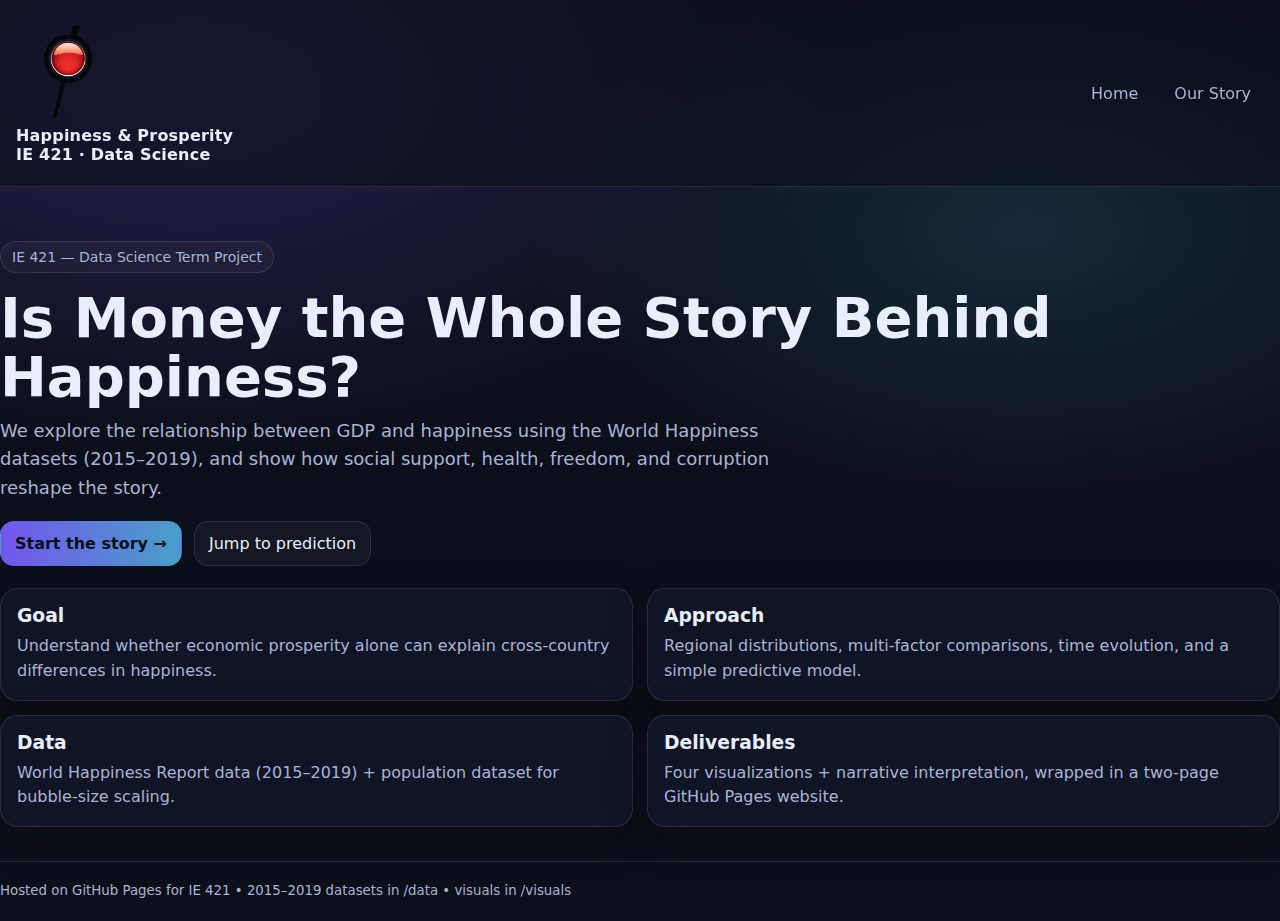
<file: index.html>
<!doctype html>
<html lang="en">
<head>
  <meta charset="utf-8"/>
  <meta name="viewport" content="width=device-width, initial-scale=1"/>
  <title>GDP × Happiness — IE 421</title>
  <link rel="stylesheet" href="./css/style.css"/>
</head>
<body>
  <div class="nav">
    <div class="container nav-inner">
      <div class="brand brand-wrap">
  <img src="./visuals/logo.png" alt="School logo" class="brand-logo">
  <div class="brand-text">
    Happiness & Prosperity
    <div class="brand-sub">IE 421 · Data Science</div>
  </div>
</div>

      <div class="links">
        <a class="link" href="./index.html">Home</a>
        <a class="link" href="./story.html">Our Story</a>
      </div>
    </div>
  </div>

  <div class="container hero">
    <div class="kicker">IE 421 — Data Science Term Project</div>

    <!-- Başlığı sonra değiştirirsin -->
    <h1>Is Money the Whole Story Behind Happiness?</h1>

    <div class="sub">
      We explore the relationship between GDP and happiness using the World Happiness datasets (2015–2019),
      and show how social support, health, freedom, and corruption reshape the story.
    </div>

    <div class="btn-row">
      <a class="btn primary" href="./story.html">Start the story →</a>
      <a class="btn" href="./story.html#chapter-4">Jump to prediction</a>
    </div>

    <div class="grid">
      <div class="card">
        <h3>Goal</h3>
        <p>Understand whether economic prosperity alone can explain cross-country differences in happiness.</p>
      </div>
      <div class="card">
        <h3>Approach</h3>
        <p>Regional distributions, multi-factor comparisons, time evolution, and a simple predictive model.</p>
      </div>
      <div class="card">
        <h3>Data</h3>
        <p>World Happiness Report data (2015–2019) + population dataset for bubble-size scaling.</p>
      </div>
      <div class="card">
        <h3>Deliverables</h3>
        <p>Four visualizations + narrative interpretation, wrapped in a two-page GitHub Pages website.</p>
      </div>
    </div>

    <div class="footer">
      <small>Hosted on GitHub Pages for IE 421 • 2015–2019 datasets in /data • visuals in /visuals</small>
    </div>
  </div>
</body>
</html>
</file>
<file: css/style.css>
:root{
  --bg:#0b0f19;
  --panel:#12182a;
  --text:#e9eefc;
  --muted:#aab4d6;
  --line:rgba(255,255,255,.10);
  --accent:#7c5cff;
}

*{box-sizing:border-box}
body{
  margin:0;
  font-family: ui-sans-serif, system-ui, -apple-system, Segoe UI, Roboto, Arial;
  background: radial-gradient(1100px 600px at 15% 10%, rgba(124,92,255,.22), transparent 60%),
              radial-gradient(900px 500px at 80% 25%, rgba(90,200,250,.14), transparent 55%),
              var(--bg);
  color:var(--text);
}
a{color:inherit; text-decoration:none}
.container{max-width:1280px; margin:0 auto; padding:22px 16px}

.nav{
  position:sticky; top:0; z-index:50;
  backdrop-filter: blur(10px);
  background: rgba(11,15,25,.58);
  border-bottom:1px solid var(--line);
}
.nav-inner{display:flex; align-items:center; justify-content:space-between; gap:12px}
.brand{font-weight:800; letter-spacing:.2px}
.brand span{color:var(--accent)}
.links{display:flex; gap:10px; flex-wrap:wrap}
.link{
  padding:10px 12px;
  border-radius:999px;
  border:1px solid transparent;
  color:var(--muted);
}
.link:hover{border-color:var(--line); color:var(--text)}

.hero{padding:54px 0 22px}
.kicker{
  display:inline-flex; align-items:center;
  padding:7px 11px;
  border-radius:999px;
  border:1px solid var(--line);
  background: rgba(255,255,255,.03);
  color:var(--muted);
  font-size:14px;
}
h1{
  font-size: clamp(34px, 4.6vw, 56px);
  line-height:1.05;
  margin:16px 0 10px;
}
.sub{color:var(--muted); font-size:18px; max-width:70ch; line-height:1.6}

.btn-row{display:flex; gap:12px; flex-wrap:wrap; margin-top:18px}
.btn{
  padding:12px 14px;
  border-radius:14px;
  border:1px solid var(--line);
  background: rgba(255,255,255,.04);
}
.btn.primary{
  background: linear-gradient(90deg, rgba(124,92,255,.92), rgba(90,200,250,.78));
  border-color: transparent;
  color:#07101c;
  font-weight:800;
}

.grid{
  display:grid;
  grid-template-columns: repeat(12, 1fr);
  gap:14px;
  margin-top:22px;
}
.card{
  grid-column: span 6;
  background: rgba(18,24,42,.74);
  border:1px solid var(--line);
  border-radius:18px;
  padding:16px;
  box-shadow: 0 12px 40px rgba(0,0,0,.22);
}
.card h3{margin:0 0 8px}
.card p{margin:0; color:var(--muted); line-height:1.55}
@media(max-width:860px){ .card{grid-column: span 12;} }

.section{
  margin:18px 0;
  padding:18px;
  background: rgba(18,24,42,.58);
  border:1px solid var(--line);
  border-radius:18px;
}
.badge{
  display:inline-flex;
  align-items:center;
  padding:6px 12px;
  border-radius:999px;
  border:1px solid rgba(124,92,255,.45);
  background: rgba(124,92,255,.18);
  color:#eaeaff;
  font-size:13px;
  margin-bottom:10px;
}

.section h2{margin:0 0 8px}
.section p{margin:0; color:var(--muted); line-height:1.75}

.figure{
  margin-top:14px;
  border:1px solid var(--line);
  border-radius:16px;
  overflow:hidden;
  background: rgba(0,0,0,.12);
}
.figure img{width:100%; display:block}
.figure iframe{width:100%; height:680px; border:0; display:block; background:#fff}

.caption{
  margin-top:12px;
  color:var(--muted);
  line-height:1.8;
  white-space:pre-line;
}

.meta{
  margin-top:12px;
  display:flex; gap:10px; flex-wrap:wrap;
}
.pill{
  padding:8px 10px;
  border-radius:999px;
  border:1px solid var(--line);
  background: rgba(255,255,255,.03);
  color:var(--muted);
  font-size:13px;
}
.footer{
  margin-top:34px;
  padding-top:18px;
  border-top:1px solid var(--line);
  color:var(--muted);
}
small{color:var(--muted)}

.brand-logo{
  height: 100px;   
  width: auto;
}
</file>
